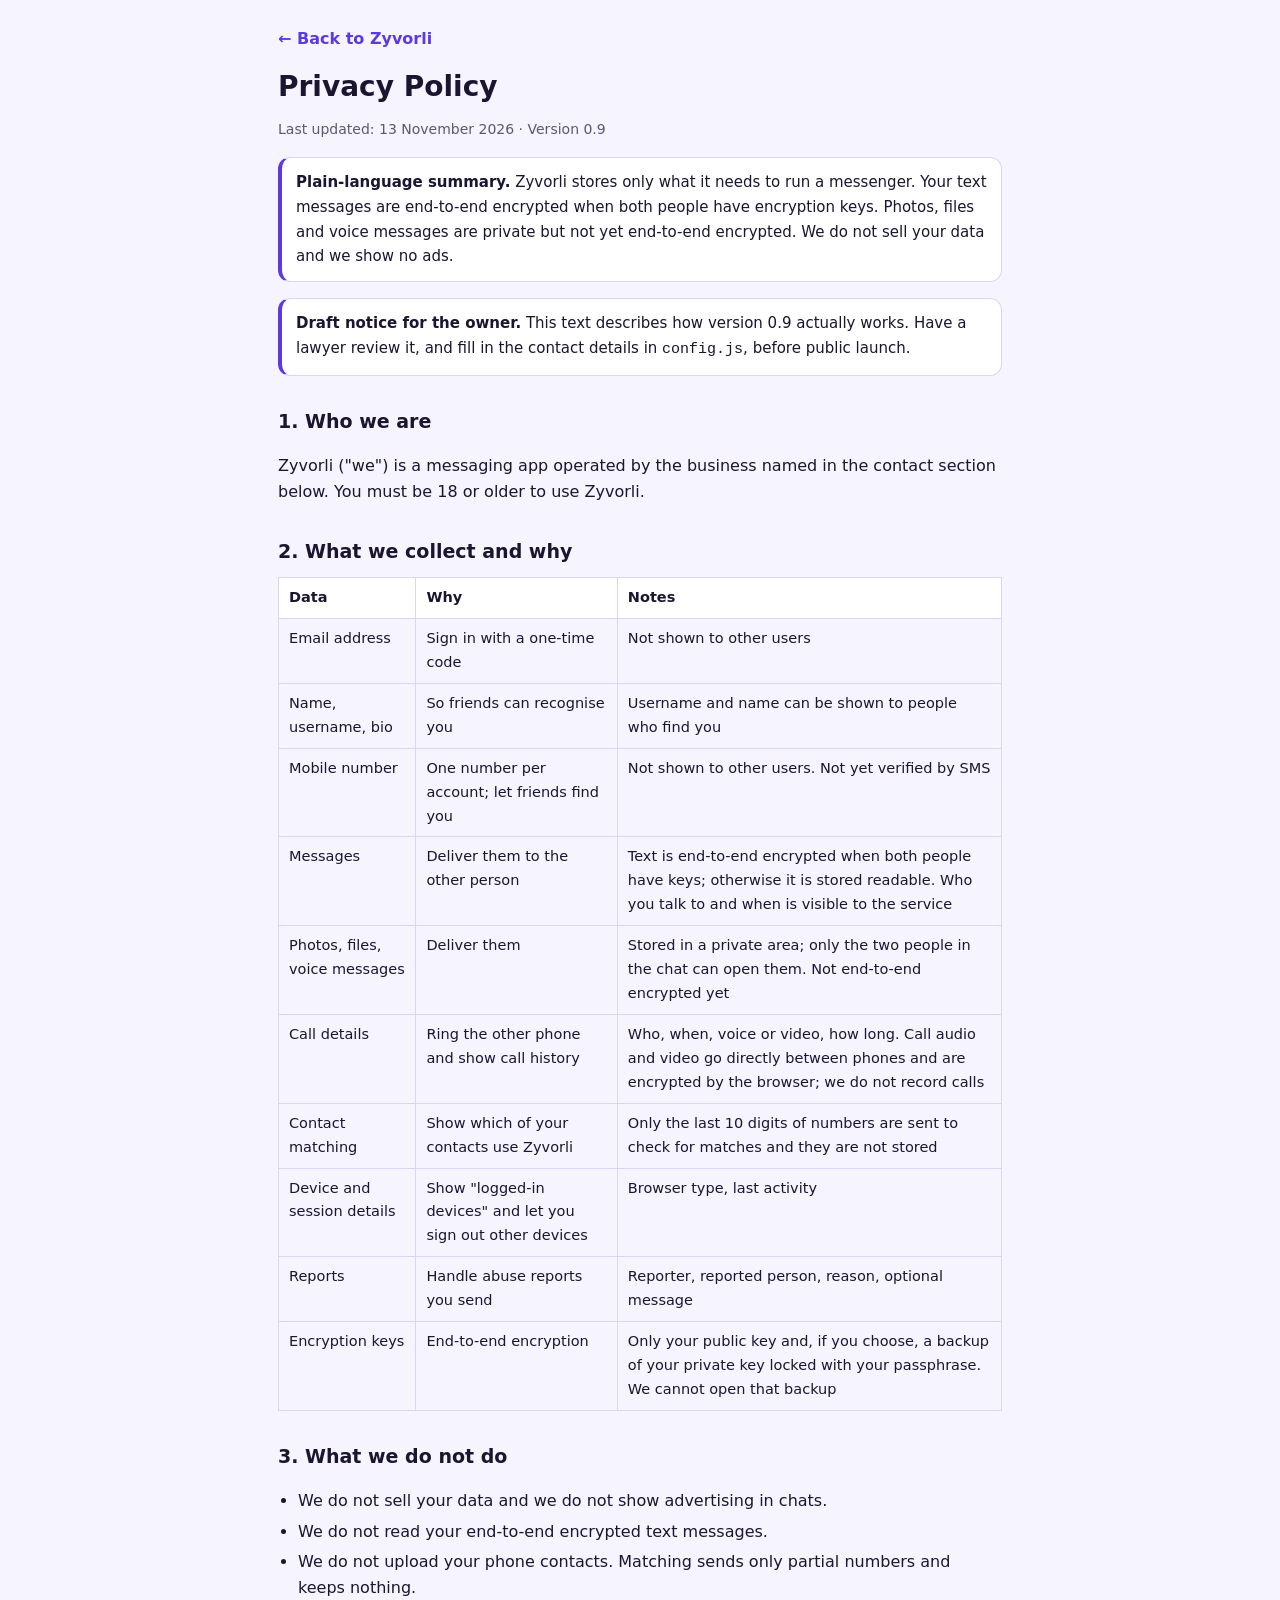
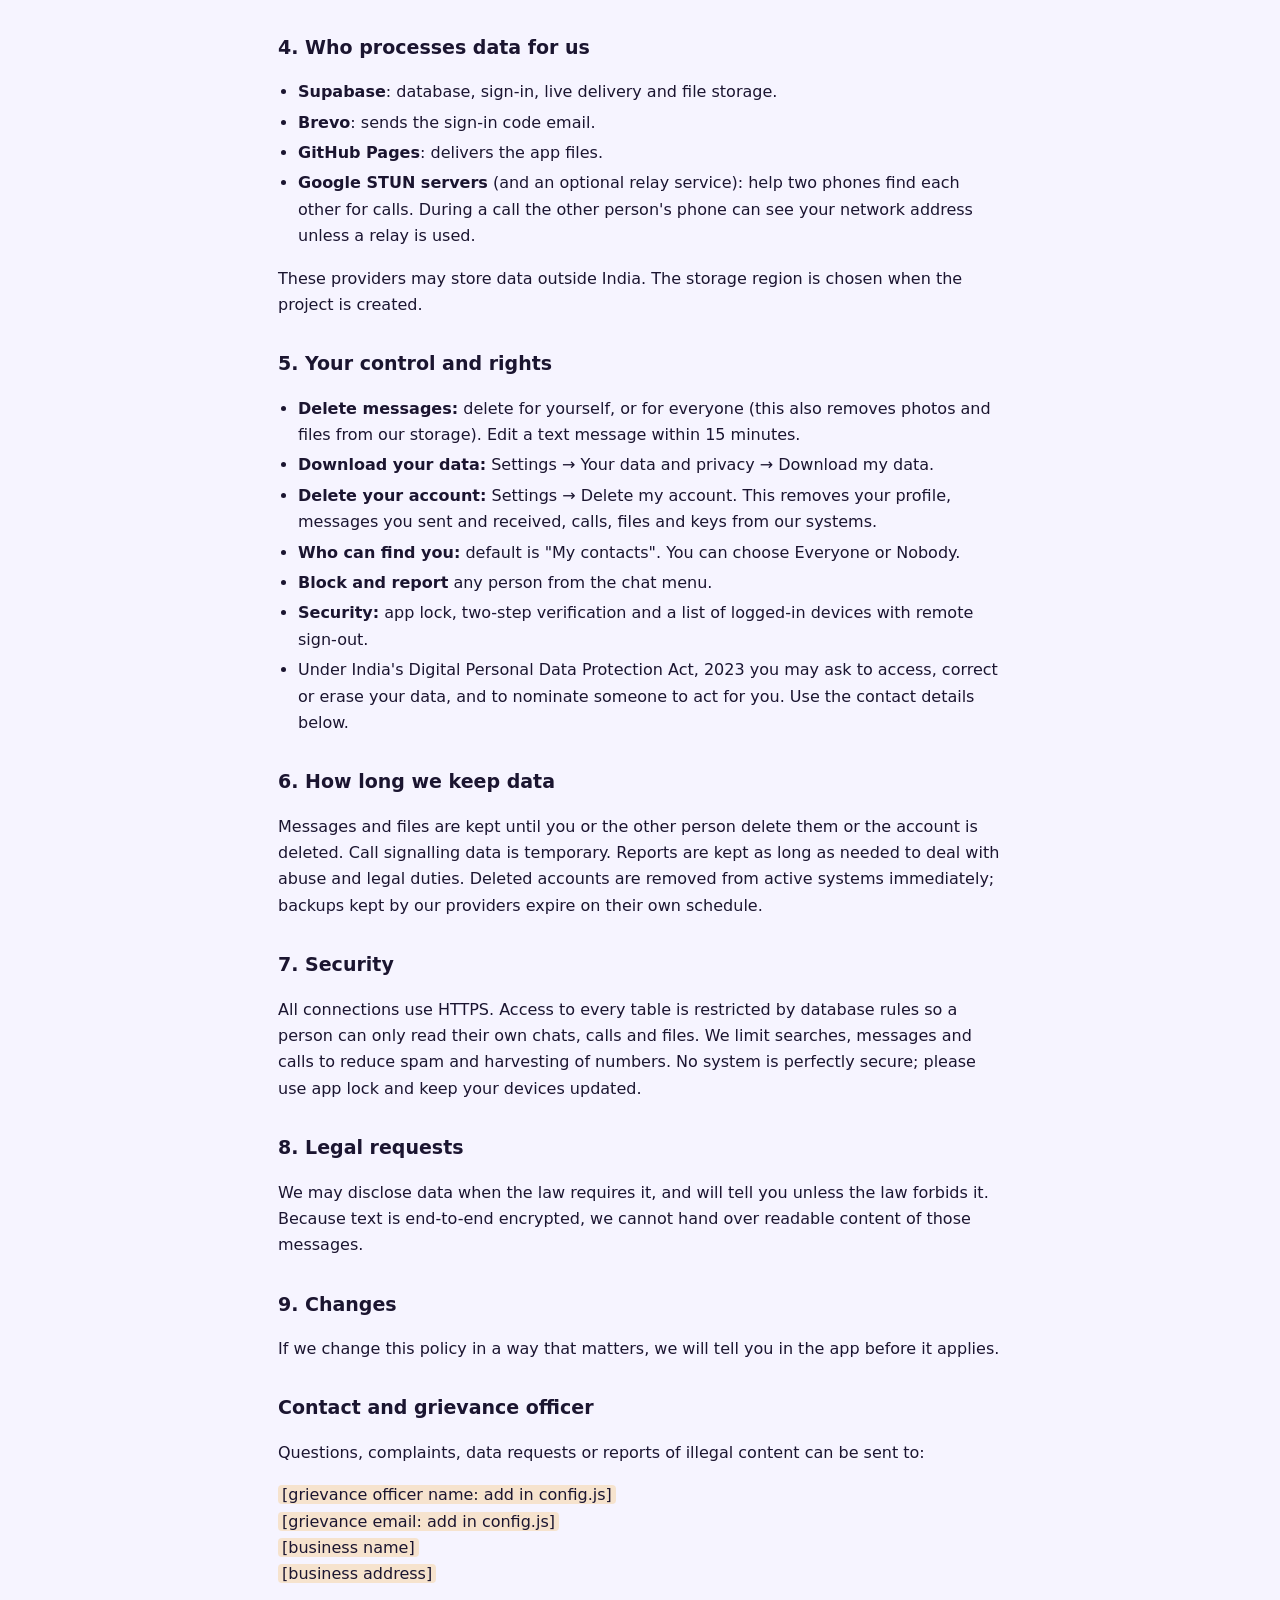
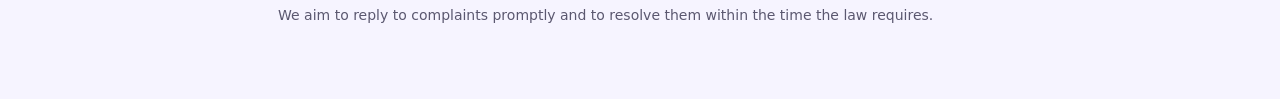
<file: privacy.html>
<!doctype html><html lang="en"><head><meta charset="utf-8"><meta name="viewport" content="width=device-width,initial-scale=1"><title>Privacy Policy - Zyvorli</title><link rel="stylesheet" href="legal.css"><script src="config.js"></script></head><body><main>
<a class="back" href="./">&larr; Back to Zyvorli</a>
<h1>Privacy Policy</h1><p class="mut">Last updated: 13 November 2026 &middot; Version 0.9</p>

<div class="note"><b>Plain-language summary.</b> Zyvorli stores only what it needs to run a messenger. Your text messages are end-to-end encrypted when both people have encryption keys. Photos, files and voice messages are private but not yet end-to-end encrypted. We do not sell your data and we show no ads.</div>
<div class="note"><b>Draft notice for the owner.</b> This text describes how version 0.9 actually works. Have a lawyer review it, and fill in the contact details in <code>config.js</code>, before public launch.</div>

<h2>1. Who we are</h2>
<p>Zyvorli ("we") is a messaging app operated by the business named in the contact section below. You must be 18 or older to use Zyvorli.</p>

<h2>2. What we collect and why</h2>
<table><tr><th>Data</th><th>Why</th><th>Notes</th></tr>
<tr><td>Email address</td><td>Sign in with a one-time code</td><td>Not shown to other users</td></tr>
<tr><td>Name, username, bio</td><td>So friends can recognise you</td><td>Username and name can be shown to people who find you</td></tr>
<tr><td>Mobile number</td><td>One number per account; let friends find you</td><td>Not shown to other users. Not yet verified by SMS</td></tr>
<tr><td>Messages</td><td>Deliver them to the other person</td><td>Text is end-to-end encrypted when both people have keys; otherwise it is stored readable. Who you talk to and when is visible to the service</td></tr>
<tr><td>Photos, files, voice messages</td><td>Deliver them</td><td>Stored in a private area; only the two people in the chat can open them. Not end-to-end encrypted yet</td></tr>
<tr><td>Call details</td><td>Ring the other phone and show call history</td><td>Who, when, voice or video, how long. Call audio and video go directly between phones and are encrypted by the browser; we do not record calls</td></tr>
<tr><td>Contact matching</td><td>Show which of your contacts use Zyvorli</td><td>Only the last 10 digits of numbers are sent to check for matches and they are not stored</td></tr>
<tr><td>Device and session details</td><td>Show "logged-in devices" and let you sign out other devices</td><td>Browser type, last activity</td></tr>
<tr><td>Reports</td><td>Handle abuse reports you send</td><td>Reporter, reported person, reason, optional message</td></tr>
<tr><td>Encryption keys</td><td>End-to-end encryption</td><td>Only your public key and, if you choose, a backup of your private key locked with your passphrase. We cannot open that backup</td></tr></table>

<h2>3. What we do not do</h2>
<ul><li>We do not sell your data and we do not show advertising in chats.</li><li>We do not read your end-to-end encrypted text messages.</li><li>We do not upload your phone contacts. Matching sends only partial numbers and keeps nothing.</li></ul>

<h2>4. Who processes data for us</h2>
<ul><li><b>Supabase</b>: database, sign-in, live delivery and file storage.</li>
<li><b>Brevo</b>: sends the sign-in code email.</li>
<li><b>GitHub Pages</b>: delivers the app files.</li>
<li><b>Google STUN servers</b> (and an optional relay service): help two phones find each other for calls. During a call the other person's phone can see your network address unless a relay is used.</li></ul>
<p>These providers may store data outside India. The storage region is chosen when the project is created.</p>

<h2>5. Your control and rights</h2>
<ul><li><b>Delete messages:</b> delete for yourself, or for everyone (this also removes photos and files from our storage). Edit a text message within 15 minutes.</li>
<li><b>Download your data:</b> Settings &rarr; Your data and privacy &rarr; Download my data.</li>
<li><b>Delete your account:</b> Settings &rarr; Delete my account. This removes your profile, messages you sent and received, calls, files and keys from our systems.</li>
<li><b>Who can find you:</b> default is "My contacts". You can choose Everyone or Nobody.</li>
<li><b>Block and report</b> any person from the chat menu.</li>
<li><b>Security:</b> app lock, two-step verification and a list of logged-in devices with remote sign-out.</li>
<li>Under India's Digital Personal Data Protection Act, 2023 you may ask to access, correct or erase your data, and to nominate someone to act for you. Use the contact details below.</li></ul>

<h2>6. How long we keep data</h2>
<p>Messages and files are kept until you or the other person delete them or the account is deleted. Call signalling data is temporary. Reports are kept as long as needed to deal with abuse and legal duties. Deleted accounts are removed from active systems immediately; backups kept by our providers expire on their own schedule.</p>

<h2>7. Security</h2>
<p>All connections use HTTPS. Access to every table is restricted by database rules so a person can only read their own chats, calls and files. We limit searches, messages and calls to reduce spam and harvesting of numbers. No system is perfectly secure; please use app lock and keep your devices updated.</p>

<h2>8. Legal requests</h2>
<p>We may disclose data when the law requires it, and will tell you unless the law forbids it. Because text is end-to-end encrypted, we cannot hand over readable content of those messages.</p>

<h2>9. Changes</h2>
<p>If we change this policy in a way that matters, we will tell you in the app before it applies.</p>

<h2>Contact and grievance officer</h2>
<p>Questions, complaints, data requests or reports of illegal content can be sent to:</p>
<p id="gv"></p>
<script>
(function(){var c=window.ZV_CONFIG||{},e=document.getElementById('gv');function ph(x,t){return x?document.createTextNode(x):Object.assign(document.createElement('span'),{className:'ph',textContent:t})}
var n=ph(c.grievanceName,'[grievance officer name: add in config.js]'),m=c.grievanceEmail?Object.assign(document.createElement('a'),{href:'mailto:'+c.grievanceEmail,textContent:c.grievanceEmail}):ph('','[grievance email: add in config.js]'),b=ph(c.businessName,'[business name]'),a=ph(c.businessAddress,'[business address]');
e.append(n,document.createElement('br'),m,document.createElement('br'),b,document.createElement('br'),a)})();
</script>
<p class="mut">We aim to reply to complaints promptly and to resolve them within the time the law requires.</p>
</main></body></html>
</file>
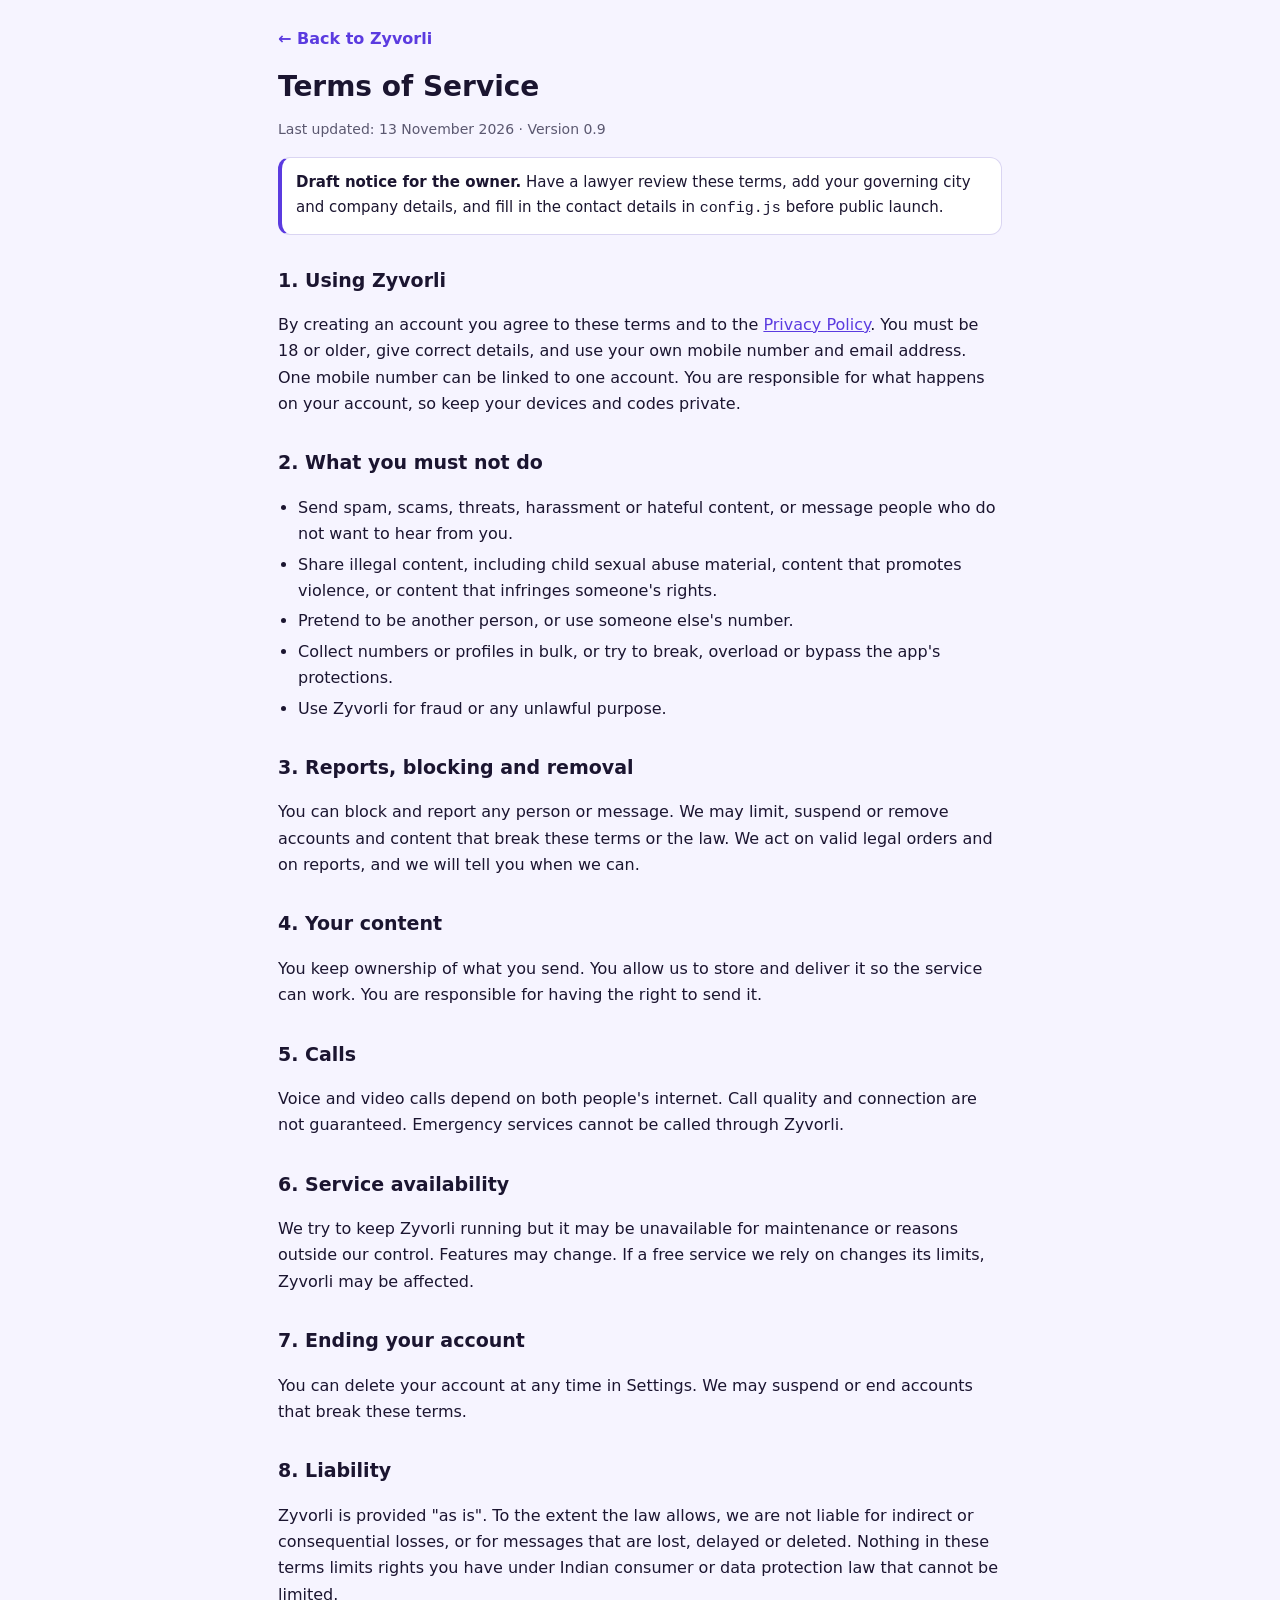
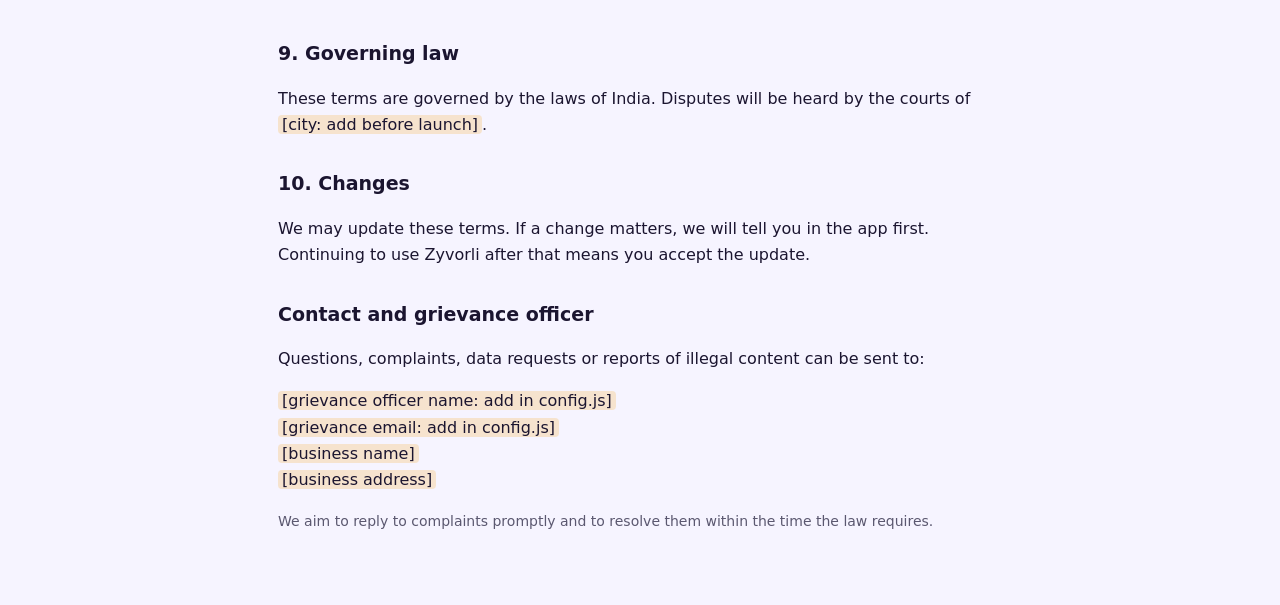
<file: terms.html>
<!doctype html><html lang="en"><head><meta charset="utf-8"><meta name="viewport" content="width=device-width,initial-scale=1"><title>Terms of Service - Zyvorli</title><link rel="stylesheet" href="legal.css"><script src="config.js"></script></head><body><main>
<a class="back" href="./">&larr; Back to Zyvorli</a>
<h1>Terms of Service</h1><p class="mut">Last updated: 13 November 2026 &middot; Version 0.9</p>

<div class="note"><b>Draft notice for the owner.</b> Have a lawyer review these terms, add your governing city and company details, and fill in the contact details in <code>config.js</code> before public launch.</div>

<h2>1. Using Zyvorli</h2>
<p>By creating an account you agree to these terms and to the <a href="privacy.html">Privacy Policy</a>. You must be 18 or older, give correct details, and use your own mobile number and email address. One mobile number can be linked to one account. You are responsible for what happens on your account, so keep your devices and codes private.</p>

<h2>2. What you must not do</h2>
<ul><li>Send spam, scams, threats, harassment or hateful content, or message people who do not want to hear from you.</li>
<li>Share illegal content, including child sexual abuse material, content that promotes violence, or content that infringes someone's rights.</li>
<li>Pretend to be another person, or use someone else's number.</li>
<li>Collect numbers or profiles in bulk, or try to break, overload or bypass the app's protections.</li>
<li>Use Zyvorli for fraud or any unlawful purpose.</li></ul>

<h2>3. Reports, blocking and removal</h2>
<p>You can block and report any person or message. We may limit, suspend or remove accounts and content that break these terms or the law. We act on valid legal orders and on reports, and we will tell you when we can.</p>

<h2>4. Your content</h2>
<p>You keep ownership of what you send. You allow us to store and deliver it so the service can work. You are responsible for having the right to send it.</p>

<h2>5. Calls</h2>
<p>Voice and video calls depend on both people's internet. Call quality and connection are not guaranteed. Emergency services cannot be called through Zyvorli.</p>

<h2>6. Service availability</h2>
<p>We try to keep Zyvorli running but it may be unavailable for maintenance or reasons outside our control. Features may change. If a free service we rely on changes its limits, Zyvorli may be affected.</p>

<h2>7. Ending your account</h2>
<p>You can delete your account at any time in Settings. We may suspend or end accounts that break these terms.</p>

<h2>8. Liability</h2>
<p>Zyvorli is provided "as is". To the extent the law allows, we are not liable for indirect or consequential losses, or for messages that are lost, delayed or deleted. Nothing in these terms limits rights you have under Indian consumer or data protection law that cannot be limited.</p>

<h2>9. Governing law</h2>
<p>These terms are governed by the laws of India. Disputes will be heard by the courts of <span class="ph">[city: add before launch]</span>.</p>

<h2>10. Changes</h2>
<p>We may update these terms. If a change matters, we will tell you in the app first. Continuing to use Zyvorli after that means you accept the update.</p>

<h2>Contact and grievance officer</h2>
<p>Questions, complaints, data requests or reports of illegal content can be sent to:</p>
<p id="gv"></p>
<script>
(function(){var c=window.ZV_CONFIG||{},e=document.getElementById('gv');function ph(x,t){return x?document.createTextNode(x):Object.assign(document.createElement('span'),{className:'ph',textContent:t})}
var n=ph(c.grievanceName,'[grievance officer name: add in config.js]'),m=c.grievanceEmail?Object.assign(document.createElement('a'),{href:'mailto:'+c.grievanceEmail,textContent:c.grievanceEmail}):ph('','[grievance email: add in config.js]'),b=ph(c.businessName,'[business name]'),a=ph(c.businessAddress,'[business address]');
e.append(n,document.createElement('br'),m,document.createElement('br'),b,document.createElement('br'),a)})();
</script>
<p class="mut">We aim to reply to complaints promptly and to resolve them within the time the law requires.</p>
</main></body></html>
</file>
<file: legal.css>
:root{--bg:#0D1017;--fg:#E9E7F5;--mut:#A29FB8;--acc:#9B7BFF;--card:#151927;--line:#2A2F45}
@media (prefers-color-scheme:light){:root{--bg:#F6F4FF;--fg:#1B1530;--mut:#5B5870;--acc:#5B3BE0;--card:#fff;--line:#DAD5F2}}
*{box-sizing:border-box}body{margin:0;background:var(--bg);color:var(--fg);font:16px/1.65 system-ui,-apple-system,"Segoe UI",Roboto,sans-serif}
main{max-width:760px;margin:0 auto;padding:20px 18px 60px}
a{color:var(--acc)}h1{font-size:28px;line-height:1.2;margin:18px 0 4px}h2{font-size:19px;margin:30px 0 6px}
.mut{color:var(--mut);font-size:14px}.back{display:inline-block;margin-top:6px;text-decoration:none;font-weight:600}
.note{background:var(--card);border:1px solid var(--line);border-left:4px solid var(--acc);border-radius:12px;padding:12px 14px;margin:16px 0;font-size:15px}
table{width:100%;border-collapse:collapse;font-size:14.5px;margin:10px 0}th,td{border:1px solid var(--line);padding:8px 10px;text-align:left;vertical-align:top}th{background:var(--card)}
ul{padding-left:20px}li{margin:4px 0}.ph{background:#f59e0b33;border-radius:4px;padding:0 4px}
</file>
